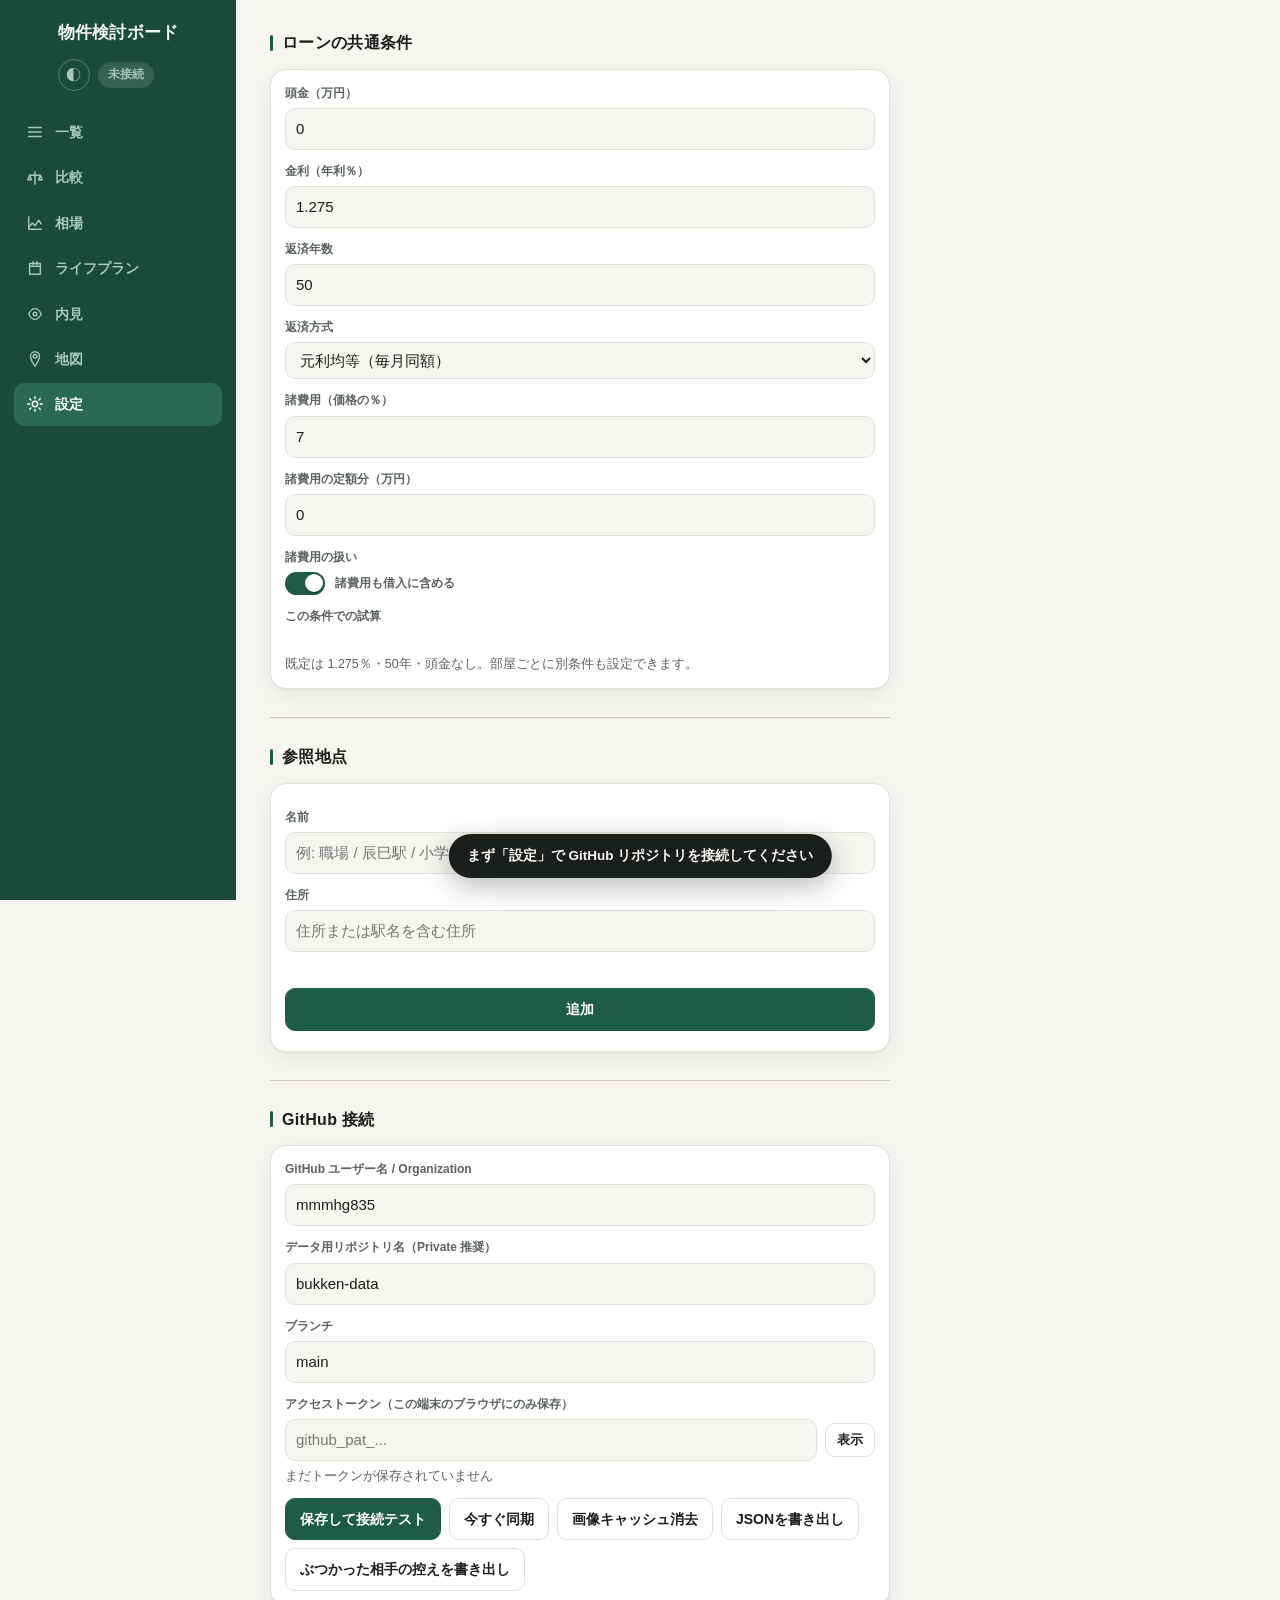
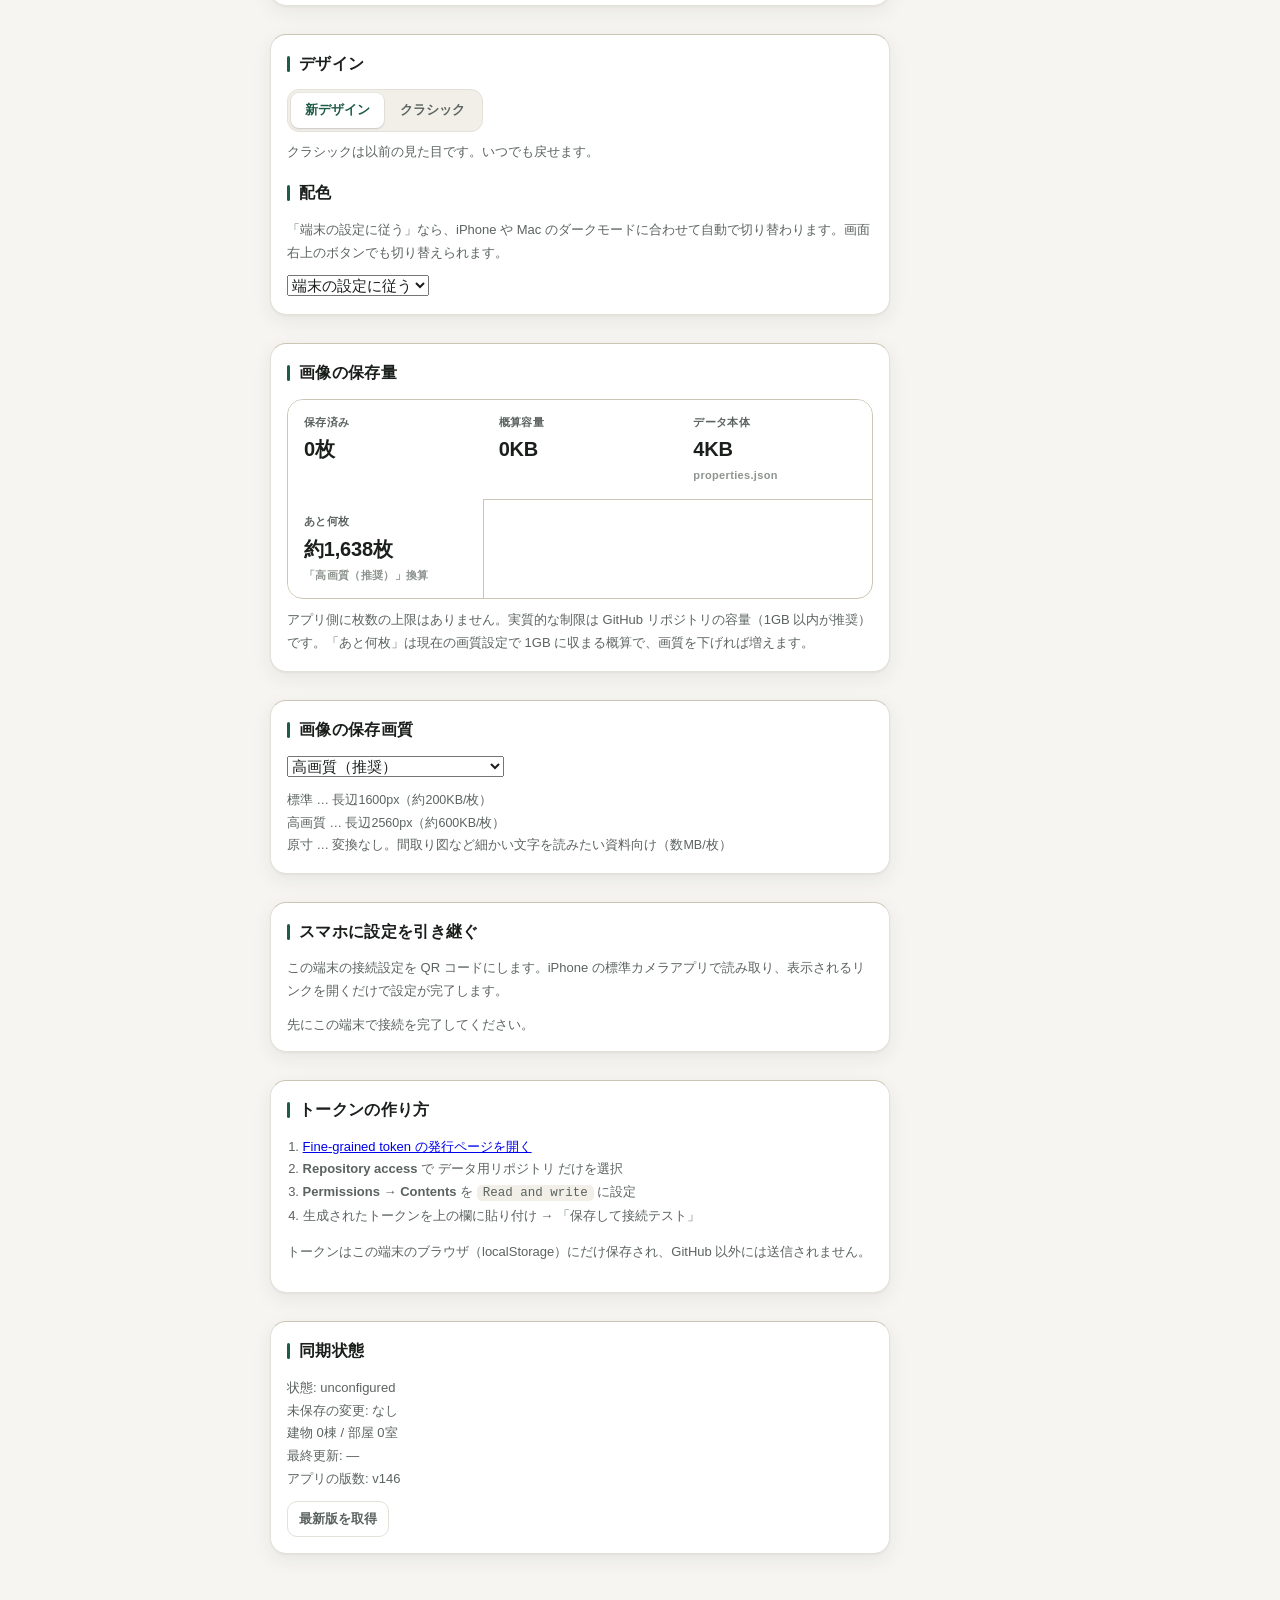
<file: index.html>
<!doctype html>
<html lang="ja">
<head>
<meta charset="utf-8">
<meta name="viewport" content="width=device-width, initial-scale=1, viewport-fit=cover">
<meta name="theme-color" content="#ffffff">
<meta name="apple-mobile-web-app-capable" content="yes">
<meta name="apple-mobile-web-app-status-bar-style" content="black-translucent">
<meta name="apple-mobile-web-app-title" content="物件検討">
<title>物件検討ボード</title>
<link rel="manifest" href="manifest.webmanifest">
<link rel="apple-touch-icon" href="icons/icon-180.png">
<link rel="icon" href="icons/icon-192.png">
<link rel="stylesheet" href="app.css">
<link rel="stylesheet" href="skin-v2.css">
<script>
  // 描画前に配色を当て、リロード時の一瞬のちらつきを防ぐ
  try {
    var t = localStorage.getItem('bukken.theme.v1');
    if (t === 'light' || t === 'dark') document.documentElement.setAttribute('data-theme', t);
    var s = localStorage.getItem('bukken.skin.v1');
    document.documentElement.setAttribute('data-skin', s === 'classic' ? 'classic' : 'v2');
  } catch (e) { document.documentElement.setAttribute('data-skin', 'v2'); }
</script>
</head>
<body>

<header class="appbar">
  <div class="appbar-in">
    <h1 class="brand">物件検討ボード</h1>
    <div class="appbar-right">
      <span id="syncBadge" class="badge badge-muted" title="同期状態">未接続</span>
      <button id="btnSave" class="btn btn-primary btn-sm" hidden>保存</button>
    </div>
  </div>
  <nav class="tabs" id="tabs">
    <button class="tab is-active" data-view="list"><svg class="tab-ico" viewBox="0 0 20 20" aria-hidden="true"><path d="M3 5h14M3 10h14M3 15h14"/></svg>一覧</button>
    <button class="tab" data-view="compare"><svg class="tab-ico" viewBox="0 0 20 20" aria-hidden="true"><path d="M10 3v14M4 7l-2 5h4zM16 7l-2 5h4zM4 7h12"/></svg>比較</button>
    <button class="tab" data-view="market"><svg class="tab-ico" viewBox="0 0 20 20" aria-hidden="true"><path d="M3 15l4-5 3 3 4-6 3 4M3 3v14h14"/></svg>相場</button>
    <button class="tab" data-view="plan"><svg class="tab-ico" viewBox="0 0 20 20" aria-hidden="true"><path d="M4 5h12v12H4zM4 8h12M8 3v3M12 3v3"/></svg>ライフプラン</button>
    <button class="tab" data-view="viewing"><svg class="tab-ico" viewBox="0 0 20 20" aria-hidden="true"><path d="M10 4c-4 0-7 6-7 6s3 6 7 6 7-6 7-6-3-6-7-6zM10 8a2 2 0 100 4 2 2 0 000-4z"/></svg>内見</button>
    <button class="tab" data-view="map"><svg class="tab-ico" viewBox="0 0 20 20" aria-hidden="true"><path d="M10 2a5 5 0 015 5c0 4-5 11-5 11S5 11 5 7a5 5 0 015-5zM10 9a2 2 0 100-4 2 2 0 000 4z"/></svg>地図</button>
    <button class="tab" data-view="settings"><svg class="tab-ico" viewBox="0 0 20 20" aria-hidden="true"><path d="M10 7a3 3 0 100 6 3 3 0 000-6zM10 2v2M10 16v2M4.2 4.2l1.4 1.4M14.4 14.4l1.4 1.4M2 10h2M16 10h2M4.2 15.8l1.4-1.4M14.4 5.6l1.4-1.4"/></svg>設定</button>
  </nav>
</header>

<main id="main" class="main"></main>

<div id="lightbox" class="lightbox" hidden>
  <button class="lb-close" aria-label="閉じる">&times;</button>
  <button class="lb-nav lb-prev" aria-label="前へ">&#8249;</button>
  <img id="lbImg" alt="">
  <button class="lb-nav lb-next" aria-label="次へ">&#8250;</button>
  <div class="lb-cap"><span id="lbCap"></span><span id="lbCount" class="lb-count"></span></div>
</div>

<div id="toast" class="toast" hidden></div>

<script type="module" src="js/main.js"></script>
</body>
</html>
</file>
<file: app.css>
/* ===== tokens ===== */
:root{
  --bg:#f5f6f8; --surface:#ffffff; --surface-2:#f0f2f5; --line:#e2e5ea; --line-2:#c7cedb;
  --text:#14181f; --text-2:#5b6472; --text-3:#8a93a2;
  --accent:#1d4ed8; --accent-soft:#e8edfd;
  --good:#0f766e; --warn:#b45309; --bad:#b91c1c;
  /* 順序のある区分（築年数・駅徒歩）の色。新しい=緑 → 古い=赤。
     検証スクリプトで、色の見え方が違う人でも隣り合う色を区別できることを確認済み */
  --band-1:#2f9e6a; --band-2:#c9a227; --band-3:#d4611f; --band-4:#9b2226;
  --shadow:0 1px 2px rgba(16,24,40,.06),0 4px 14px rgba(16,24,40,.06);
  --r:14px; --r-sm:9px;
  --safe-t:env(safe-area-inset-top,0px); --safe-b:env(safe-area-inset-bottom,0px);
}
/* 端末の設定に従う（既定）。ただし明示的にライトを選んでいるときは適用しない */
@media (prefers-color-scheme:dark){
  :root:not([data-theme="light"]){
    --bg:#0d1117; --surface:#161b22; --surface-2:#1c232d; --line:#2a323d; --line-2:#3d4857;
    --text:#e6edf3; --text-2:#9aa6b4; --text-3:#6e7b8c;
    --accent:#6f9bff; --accent-soft:#182543;
    --good:#2dd4bf; --warn:#fbbf24; --bad:#f87171;
    --band-1:#00a089; --band-2:#cf7b26; --band-3:#ba3661; --band-4:#864ebc;
    --shadow:0 1px 2px rgba(0,0,0,.4),0 6px 18px rgba(0,0,0,.35);
  }
}
/* 明示的にダークを選んだ場合は端末設定より優先する */
:root[data-theme="dark"]{
    --bg:#0d1117; --surface:#161b22; --surface-2:#1c232d; --line:#2a323d; --line-2:#3d4857;
    --text:#e6edf3; --text-2:#9aa6b4; --text-3:#6e7b8c;
    --accent:#6f9bff; --accent-soft:#182543;
    --good:#2dd4bf; --warn:#fbbf24; --bad:#f87171;
    --band-1:#00a089; --band-2:#cf7b26; --band-3:#ba3661; --band-4:#864ebc;
    --shadow:0 1px 2px rgba(0,0,0,.4),0 6px 18px rgba(0,0,0,.35);
}
*{box-sizing:border-box}
[hidden]{display:none!important}
/* 新デザイン専用の要素。クラシックでは出さない */
html,body{margin:0}
body{
  background:var(--bg); color:var(--text);
  font:15px/1.6 -apple-system,BlinkMacSystemFont,"Helvetica Neue",Arial,sans-serif;
  -webkit-text-size-adjust:100%;
}
button,input,select,textarea{font:inherit;color:inherit}
h1,h2,h3{margin:0;font-weight:700;letter-spacing:.01em}

/* ===== appbar ===== */
.appbar{position:sticky;top:0;z-index:40;background:var(--surface);border-bottom:1px solid var(--line);padding-top:var(--safe-t)}
.appbar-in{display:flex;align-items:center;gap:10px;padding:10px 16px 8px;max-width:1200px;margin:0 auto}
.brand{font-size:17px;flex:1;min-width:0;white-space:nowrap;overflow:hidden;text-overflow:ellipsis}
.appbar-right{display:flex;align-items:center;gap:8px;flex-shrink:0}
.tabs{display:flex;gap:2px;padding:0 12px;max-width:1200px;margin:0 auto;overflow-x:auto;scrollbar-width:none}
.tabs::-webkit-scrollbar{display:none}
.tab{background:none;border:0;padding:9px 14px;border-bottom:2px solid transparent;color:var(--text-2);cursor:pointer;white-space:nowrap;font-weight:600;font-size:14px}
.tab.is-active{color:var(--accent);border-bottom-color:var(--accent)}

.main{max-width:1200px;margin:0 auto;padding:16px 16px calc(40px + var(--safe-b));min-width:0}

/* ===== atoms ===== */
.btn{border:1px solid var(--line);background:var(--surface);border-radius:var(--r-sm);padding:9px 14px;cursor:pointer;font-weight:600;font-size:14px;white-space:nowrap}
.btn:hover{background:var(--surface-2)}
.btn-primary{background:var(--accent);border-color:var(--accent);color:#fff}
.btn-primary:hover{filter:brightness(1.08);background:var(--accent)}
.btn-sm{padding:6px 11px;font-size:13px}
.btn-danger{color:var(--bad);border-color:var(--line)}
.btn:disabled{opacity:.45;cursor:default}
.badge{display:inline-block;padding:3px 9px;border-radius:999px;font-size:12px;font-weight:700;line-height:1.5}
.badge-muted{background:var(--surface-2);color:var(--text-2)}
.badge-ok{background:var(--accent-soft);color:var(--accent)}
.badge-warn{background:#fef3c7;color:#92400e}
@media (prefers-color-scheme:dark){.badge-warn{background:#3a2c0a;color:#fbbf24}}
.card{background:var(--surface);border:1px solid var(--line);border-radius:var(--r);box-shadow:var(--shadow)}
.muted{color:var(--text-2)}
.tiny{font-size:12.5px}
.empty{text-align:center;color:var(--text-2);padding:48px 16px}

/* ===== toolbar ===== */
.toolbar{display:flex;flex-wrap:wrap;gap:8px;align-items:center;margin-bottom:14px}
.toolbar select,.toolbar input{border:1px solid var(--line);background:var(--surface);border-radius:var(--r-sm);padding:8px 10px}
.spacer{flex:1}

/* ===== list ===== */
.grid{display:grid;gap:14px;grid-template-columns:repeat(auto-fill,minmax(280px,1fr))}
.pcard{overflow:hidden;display:flex;flex-direction:column;cursor:pointer;transition:transform .12s ease,box-shadow .12s ease}
.pcard:hover{transform:translateY(-2px);box-shadow:0 6px 22px rgba(16,24,40,.12)}
.pcard-img{aspect-ratio:4/3;background:var(--surface-2);position:relative;overflow:hidden}
.pcard-img img{width:100%;height:100%;object-fit:cover;display:block}
.pcard-img .ph{position:absolute;inset:0;display:grid;place-items:center;color:var(--text-3);font-size:13px}
.pcard-body{padding:12px 14px 14px;display:flex;flex-direction:column;gap:6px;flex:1}
.pcard-top{display:flex;align-items:flex-start;gap:8px}
.pcard-name{font-weight:700;font-size:15px;flex:1;line-height:1.4}
.pcard-price{font-size:20px;font-weight:800;letter-spacing:-.01em}
.pcard-price small{font-size:12px;font-weight:600;color:var(--text-2);margin-left:3px}
.kvrow{display:flex;flex-wrap:wrap;gap:4px 12px;color:var(--text-2);font-size:13px}
.stars{color:var(--warn);letter-spacing:1px;font-size:13px}
.imgcount{position:absolute;right:8px;bottom:8px;background:rgba(0,0,0,.62);color:#fff;font-size:11.5px;padding:3px 8px;border-radius:999px;font-weight:600}

/* ===== compare table ===== */
.tablewrap{overflow-x:auto;max-width:100%;border:1px solid var(--line-2);border-radius:var(--r);background:var(--surface)}
table.cmp{border-collapse:separate;border-spacing:0;width:100%;font-size:13.5px}
table.cmp th,table.cmp td{padding:9px 12px;border-bottom:1px solid var(--line-2);text-align:right;white-space:nowrap;vertical-align:middle}
table.cmp th.lab,table.cmp td.lab{
  text-align:left;position:sticky;left:0;background:var(--surface);z-index:2;
  font-weight:700;min-width:130px;box-shadow:1px 0 0 var(--line)
}
table.cmp thead th{background:var(--surface-2);position:sticky;top:0;z-index:3;font-weight:700}
table.cmp thead th.lab{z-index:4;background:var(--surface-2)}
table.cmp td.best{color:var(--good);font-weight:800}
table.cmp tr:hover td{background:var(--surface-2)}
table.cmp tr:hover td.lab{background:var(--surface-2)}
.cmp .note{white-space:normal;min-width:220px;text-align:left;font-size:12.5px;line-height:1.55;color:var(--text-2)}
.colhead{display:flex;flex-direction:column;align-items:flex-end;gap:3px}
.colhead a{color:var(--accent);text-decoration:none;font-size:13.5px;text-align:right;max-width:190px;white-space:normal;line-height:1.35}

/* ===== detail ===== */
.detail-head{display:flex;flex-wrap:wrap;gap:12px;align-items:flex-start;margin-bottom:16px}
.detail-head h2{font-size:20px;flex:1;min-width:200px}
.detail-head select{border:1px solid var(--line);background:var(--surface);border-radius:var(--r-sm);padding:8px 11px;font-weight:600}
.back{background:none;border:0;color:var(--accent);cursor:pointer;padding:4px 0;font-weight:600;margin-bottom:8px}
/* セクションの境目。縦に長い画面では、見出しだけだとどこで話が変わったのか
   読み取れない。区切り線と見出しの色柱の2つで切れ目を示す。 */
.section{margin-bottom:22px}
.section + .section{border-top:1px solid var(--line-2);padding-top:24px;margin-top:26px}
.section > h3{display:flex;align-items:center;gap:9px;
  font-size:15px;color:var(--text);font-weight:700;margin-bottom:12px;letter-spacing:.02em}
.section > h3::before{content:'';width:3px;height:16px;border-radius:2px;background:var(--accent);flex:none}
/* サブタブの直後は、タブ自体が切れ目なので線を重ねない */
.subtabs + .section,.section:first-child{border-top:0;padding-top:0;margin-top:0}
.form{display:grid;grid-template-columns:repeat(auto-fill,minmax(180px,1fr));gap:12px;padding:14px}
.field{display:flex;flex-direction:column;gap:5px;min-width:0}
.field label{font-size:12px;color:var(--text-2);font-weight:600}
.field input,.field select,.field textarea{
  border:1px solid var(--line);background:var(--bg);border-radius:var(--r-sm);
  padding:8px 10px;width:100%;min-width:0
}
.field textarea{resize:vertical;min-height:70px;line-height:1.6}
.field.wide{grid-column:1/-1}
/* 格子線はコンテナ背景ではなく各セルの影で描く。
   背景で描くと、最後の行の空きマスがそのまま灰色の帯として見えてしまうため。 */
.calcgrid{display:grid;grid-template-columns:repeat(auto-fit,minmax(155px,1fr));
  background:var(--surface);border-radius:var(--r);overflow:hidden;border:1px solid var(--line-2)}
.calcgrid > div{background:var(--surface);padding:12px 14px;
  box-shadow:1px 0 0 var(--line-2),0 1px 0 var(--line-2)}
.calcgrid .k{font-size:11.5px;color:var(--text-2);font-weight:600}
.calcgrid .v{font-size:18px;font-weight:800;margin-top:2px;white-space:nowrap;letter-spacing:-.01em}

/* ===== gallery ===== */
.dropzone{border:2px dashed var(--line);border-radius:var(--r);padding:22px;text-align:center;color:var(--text-2);margin-bottom:14px;transition:.15s}
.dropzone.over{border-color:var(--accent);background:var(--accent-soft);color:var(--accent)}
.dropzone.busy{opacity:.55;pointer-events:none}
.gal-group{margin-bottom:18px}
.gal-group h4{margin:0 0 8px;font-size:13px;color:var(--text-2);font-weight:700}
.gal{display:grid;gap:8px;grid-template-columns:repeat(auto-fill,minmax(112px,1fr))}
.gal figure{margin:0;position:relative;aspect-ratio:1;border-radius:10px;overflow:hidden;background:var(--surface-2);cursor:zoom-in}
.gal img{width:100%;height:100%;object-fit:cover;display:block}
.gal .tools{position:absolute;inset:auto 0 0 0;display:flex;gap:4px;padding:5px;background:linear-gradient(transparent,rgba(0,0,0,.6));opacity:0;transition:.15s}
.gal figure:hover .tools{opacity:1}
.gal .tools button{flex:1;background:rgba(255,255,255,.92);border:0;border-radius:6px;font-size:11px;padding:4px 0;cursor:pointer;color:#111;font-weight:600}
.gal .cover-tag{position:absolute;top:6px;left:6px;background:var(--accent);color:#fff;font-size:10.5px;font-weight:700;padding:2px 7px;border-radius:999px}
@media (hover:none){.gal .tools{opacity:1}}

/* ===== lightbox ===== */
.lightbox{position:fixed;inset:0;z-index:100;background:rgba(0,0,0,.94);display:flex;align-items:center;justify-content:center}
.lightbox img{max-width:94vw;max-height:80vh;object-fit:contain}
.lb-close{position:absolute;top:calc(12px + var(--safe-t));right:14px;background:none;border:0;color:#fff;font-size:34px;line-height:1;cursor:pointer;padding:4px 10px}
.lb-nav{position:absolute;top:50%;transform:translateY(-50%);background:rgba(255,255,255,.12);border:0;color:#fff;font-size:34px;width:46px;height:70px;cursor:pointer;border-radius:8px}
.lb-prev{left:10px}.lb-next{right:10px}
.lb-cap{position:absolute;left:0;right:0;bottom:calc(16px + var(--safe-b));text-align:center;color:#fff;font-size:13px;padding:0 20px;display:flex;gap:10px;justify-content:center}
.lb-count{opacity:.6}

/* ===== settings ===== */
.settings{max-width:620px}
.settings .form{grid-template-columns:1fr}
.help{font-size:13px;line-height:1.75;color:var(--text-2)}
.help ol{padding-left:1.2em;margin:8px 0}
.help code{background:var(--surface-2);padding:1px 6px;border-radius:5px;font-size:12.5px}

/* ===== toast ===== */
.toast{position:fixed;left:50%;transform:translateX(-50%);bottom:calc(22px + var(--safe-b));z-index:200;
  background:var(--text);color:var(--bg);padding:11px 18px;border-radius:999px;font-size:13.5px;font-weight:600;
  box-shadow:0 8px 28px rgba(0,0,0,.28);max-width:90vw;text-align:center}
.toast.err{background:var(--bad);color:#fff}

@media(max-width:560px){
  .main{padding:12px 12px calc(36px + var(--safe-b))}
  .grid{grid-template-columns:1fr}
  .detail-head h2{font-size:18px}
}

/* ===== 建物カード内の部屋チップ ===== */
.roomchips{display:flex;flex-wrap:wrap;gap:5px;margin-top:4px}
.roomchip{background:var(--surface-2);border:1px solid var(--line);border-radius:999px;
  padding:3px 9px;font-size:11.5px;font-weight:600;color:var(--text-2);white-space:nowrap}
.roomchip.is-top{background:var(--accent-soft);border-color:var(--accent);color:var(--accent)}

/* ===== 部屋カード（建物詳細内） ===== */
.grid-rooms{grid-template-columns:repeat(auto-fill,minmax(220px,1fr))}
.rcard{display:flex;flex-direction:column;overflow:hidden;cursor:pointer;transition:transform .12s ease}
.rcard:hover{transform:translateY(-2px)}
.rcard-img{aspect-ratio:16/10;background:var(--surface-2);position:relative;overflow:hidden}
.rcard-img img{width:100%;height:100%;object-fit:cover;display:block}
.rcard-img .ph{position:absolute;inset:0;display:grid;place-items:center;color:var(--text-3);font-size:13px}
.rcard-body{padding:11px 13px 13px;display:flex;flex-direction:column;gap:5px}
.addcard{display:grid;place-items:center;min-height:150px;border:1px dashed var(--line);
  background:none;color:var(--text-2);font-weight:600;cursor:pointer;font-size:14px}
.addcard:hover{border-color:var(--accent);color:var(--accent)}

/* ===== 地図 ===== */
.minimap{height:240px;border-radius:var(--r);overflow:hidden;margin-top:12px;border:1px solid var(--line);background:var(--surface-2)}
.bigmap{height:min(58vh,520px);border-radius:var(--r);overflow:hidden;border:1px solid var(--line);background:var(--surface-2)}
.maplegend{margin:0;padding-left:1.4em;line-height:1.9}
.maplegend a{color:var(--accent);text-decoration:none}
.leaflet-container{font:inherit}

/* ===== 参照地点 ===== */
.placerow{display:flex;align-items:center;gap:10px;padding:8px 0;border-bottom:1px solid var(--line);flex-wrap:wrap}
.placerow:last-child{border-bottom:0}
.placerow > span:first-child{font-weight:600}
.placerow .btn{margin-left:auto}

/* 計算カードの補助行 */
.calcgrid .k + .v + .k{color:var(--text-3)}

/* ===== 販売活動・価格推移 ===== */
.subhead{margin:0 0 8px;font-size:13px;color:var(--text-2);font-weight:700}
.chartwrap{background:var(--surface);border:1px solid var(--line);border-radius:var(--r);padding:12px;overflow-x:auto}
.chart{width:100%;height:auto;display:block;min-width:460px}
.chart-grid{stroke:var(--line);stroke-width:1;opacity:.7}
.chart-axis{stroke:var(--line);stroke-width:1.5}
.chart-lab{fill:var(--text-3);font-size:11px;font-family:inherit;letter-spacing:.02em}
.chart-legend{display:flex;flex-wrap:wrap;gap:6px 16px;margin-top:10px;font-size:12.5px;color:var(--text-2)}
.chart-legend span{display:inline-flex;align-items:center;gap:6px}
.chart-legend i{width:11px;height:11px;border-radius:3px;display:inline-block}

.histhead,.histrow{display:grid;grid-template-columns:150px 130px 1fr auto;gap:8px;align-items:center}
.histhead{font-size:11.5px;color:var(--text-2);font-weight:600;margin-bottom:6px}
.histrow{margin-bottom:8px}
.histrow input{border:1px solid var(--line);background:var(--bg);border-radius:var(--r-sm);padding:7px 9px;width:100%;min-width:0}
@media(max-width:600px){
  .histhead{display:none}
  .histrow{grid-template-columns:1fr 1fr;gap:6px}
  .histrow input:nth-child(3){grid-column:1/-1}
  .histrow .btn{grid-column:1/-1}
}

/* ===== 比較対象の選択 ===== */
.picker{margin-bottom:16px;overflow:hidden}
.picker-head{display:flex;align-items:center;gap:8px;padding:12px 14px;cursor:pointer;flex-wrap:wrap}
.picker-head:hover{background:var(--surface-2)}
.picker-title{font-weight:700;font-size:14px}
.picker-caret{color:var(--text-3);transition:transform .15s ease;font-size:13px}
.picker-caret.is-open{transform:rotate(180deg)}
.picker-body{border-top:1px solid var(--line);padding:6px 14px 12px}
.picker-summary{border-top:1px solid var(--line);padding:10px 14px;display:flex;flex-wrap:wrap;gap:5px}

/* 建物の見出しは面を変えた帯にする。罫線だけだと部屋の行と区別がつかず、
   どこからどこまでが1棟なのか読み取れない。 */
.bgroup{margin-bottom:18px}
.bgroup:last-child{margin-bottom:0}
.bgroup-head{display:flex;align-items:center;gap:10px;margin:0 0 2px;flex-wrap:wrap;
  padding:8px 12px;background:var(--accent-soft);border-radius:var(--r-sm)}
.bgroup-head .btn{padding:3px 9px;font-size:11.5px}
.bgroup-name{font-weight:800;font-size:14px;min-width:0;overflow:hidden;text-overflow:ellipsis;white-space:nowrap}

/* 1行1部屋。列幅を固定して、価格・面積・坪単価が縦に揃って読めるようにする。
   帯の下に少し寄せて、どの棟にぶら下がっているかを字下げで示す */
.rtiles{display:grid;column-gap:22px;grid-template-columns:repeat(auto-fill,minmax(330px,1fr));
  margin-left:11px;padding-left:10px;border-left:2px solid var(--accent-soft)}
.rtile{display:grid;align-items:center;gap:10px;width:100%;text-align:left;
  grid-template-columns:15px minmax(0,1fr) 78px 62px 58px;
  border:0;border-bottom:1px solid var(--line);background:none;border-radius:0;
  padding:8px 6px;cursor:pointer;font-size:13px;line-height:1.35;
  font-variant-numeric:tabular-nums;transition:background .12s}
.rtile:hover{background:var(--surface-2)}
.rtile.is-on{background:var(--accent-soft);box-shadow:inset 2px 0 0 var(--accent)}
.rtile.is-closed .rtile-name{color:var(--text-3)}
.rtile-check{width:15px;height:15px;border-radius:4px;border:1.5px solid var(--line-2);
  display:grid;place-items:center;font-size:10px;font-weight:800;color:#fff}
.rtile.is-on .rtile-check{background:var(--accent);border-color:var(--accent)}
.rtile-name{font-weight:700;white-space:nowrap;overflow:hidden;text-overflow:ellipsis}
.rtile-price{text-align:right;font-weight:800;letter-spacing:-.01em}
.rtile-area,.rtile-tsubo{text-align:right;font-size:11.5px;color:var(--text-2)}

@media(max-width:560px){
  .rtiles{grid-template-columns:1fr;margin-left:4px;padding-left:8px}
  .rtile{grid-template-columns:15px minmax(0,1fr) 70px 56px}
  .rtile-tsubo{display:none}
  .picker-head{gap:6px}
  .picker-head .btn{padding:5px 9px;font-size:12px}
}

/* ===== 設備チェックリスト ===== */
.tagwrap{display:flex;flex-wrap:wrap;gap:6px}
.tag{border:1px solid var(--line);background:var(--bg);color:var(--text-2);
  border-radius:999px;padding:6px 12px;font-size:12.5px;font-weight:600;cursor:pointer;line-height:1.4}
.tag:hover{border-color:var(--text-3)}
.tag.is-on{background:var(--accent);border-color:var(--accent);color:#fff}
.specgroup{margin-bottom:16px}
.specgroup > h4{margin:0 0 8px;font-size:12.5px;color:var(--text-2);font-weight:700}
.taglist{display:flex;flex-wrap:wrap;gap:5px}
.taglist .tag{cursor:default;background:var(--accent-soft);border-color:var(--accent-soft);color:var(--accent)}


/* ===== 部屋詳細からの建物リンク ===== */
.blink{display:flex;align-items:center;gap:12px;padding:11px 14px;border:1px solid var(--line);
  border-radius:var(--r);background:var(--surface);cursor:pointer;text-align:left;width:100%;margin-bottom:14px}
.blink:hover{border-color:var(--accent);background:var(--accent-soft)}
.blink-img{width:54px;height:54px;border-radius:9px;object-fit:cover;background:var(--surface-2);flex-shrink:0}
.blink-body{min-width:0;flex:1}
.blink-name{font-weight:700;font-size:14px;white-space:nowrap;overflow:hidden;text-overflow:ellipsis}
.blink-arrow{color:var(--text-3);font-size:20px;flex-shrink:0}

/* ===== テーマ切り替えボタン ===== */
.themebtn{background:none;border:1px solid var(--line);border-radius:999px;
  width:32px;height:32px;display:grid;place-items:center;cursor:pointer;font-size:15px;
  color:var(--text-2);flex-shrink:0;line-height:1;padding:0}
.themebtn:hover{border-color:var(--accent);color:var(--accent)}

/* 地図タイルは白地なので、ダーク時だけ明度を落として目に刺さらないようにする */
:root[data-theme="dark"] .leaflet-tile{filter:brightness(.85) contrast(1.03)}
@media (prefers-color-scheme:dark){
  :root:not([data-theme="light"]) .leaflet-tile{filter:brightness(.85) contrast(1.03)}
}

/* ===== 操作コントロール（分析・一覧で共通） ===== */
.segscroll{overflow-x:auto;scrollbar-width:none;-webkit-overflow-scrolling:touch;max-width:100%}
.segscroll::-webkit-scrollbar{display:none}
.segctl{display:inline-flex;background:var(--surface-2);border-radius:11px;padding:3px;gap:2px;
  border:1px solid var(--line)}
.segctl-item{border:0;background:transparent;color:var(--text-2);padding:7px 14px;border-radius:8px;
  font-size:13px;font-weight:600;cursor:pointer;white-space:nowrap;
  transition:background .15s ease,color .15s ease}
.segctl-item:hover{color:var(--text)}
.segctl-item.is-on{background:var(--surface);color:var(--accent);
  box-shadow:0 1px 2px rgba(16,24,40,.14),0 0 0 1px rgba(16,24,40,.04)}
@media (prefers-color-scheme:dark){
  :root:not([data-theme="light"]) .segctl-item.is-on{box-shadow:0 1px 3px rgba(0,0,0,.5)}
}
:root[data-theme="dark"] .segctl-item.is-on{box-shadow:0 1px 3px rgba(0,0,0,.5)}

.ctlrow{display:grid;grid-template-columns:104px minmax(0,1fr);gap:14px;align-items:center;
  padding:11px 0;border-bottom:1px solid var(--line)}
.ctlrow:first-child{padding-top:2px}
.ctlrow:last-child{border-bottom:0;padding-bottom:2px}
.ctllabel{font-size:12px;color:var(--text-2);font-weight:700;display:flex;align-items:center;gap:7px}
.ctlicon{font-style:normal;color:var(--text-3);font-size:13px;width:13px;text-align:center}
@media(max-width:560px){
  .ctlrow{grid-template-columns:1fr;gap:7px;padding:10px 0}
  .ctllabel{gap:6px}
}

.picksel{border:1px solid var(--line);background:var(--surface);border-radius:9px;
  padding:8px 11px;font-size:13px;font-weight:600;color:var(--text);min-width:130px;cursor:pointer}

.switch{display:inline-flex;align-items:center;gap:10px;cursor:pointer;
  font-size:12.5px;color:var(--text-2);font-weight:600;user-select:none}
.switch input{position:absolute;opacity:0;width:0;height:0}
.switch .track{width:40px;height:23px;border-radius:999px;background:var(--line);
  transition:background .18s ease;flex-shrink:0;position:relative}
.switch .track::after{content:"";position:absolute;top:2.5px;left:2.5px;width:18px;height:18px;
  border-radius:50%;background:#fff;transition:transform .18s ease;box-shadow:0 1px 3px rgba(0,0,0,.35)}
.switch input:checked + .track{background:var(--accent)}
.switch input:checked + .track::after{transform:translateX(17px)}
.switch input:focus-visible + .track{outline:2px solid var(--accent);outline-offset:2px}

/* ===== 分析タブ ===== */
.panel{background:var(--surface);border:1px solid var(--line);border-radius:var(--r);
  box-shadow:var(--shadow);overflow:hidden}
.panel-controls{padding:6px 16px}
.panel-chart{border-top:1px solid var(--line);padding:14px 16px 16px}
.panel-chart-head{display:flex;align-items:baseline;gap:12px;flex-wrap:wrap;margin-bottom:10px}
.panel-chart-title{font-size:15px;font-weight:700;letter-spacing:.01em}
.panel-chart-title small{color:var(--text-3);font-weight:600;margin:0 5px}
.fitbadge{margin-left:auto;display:flex;gap:14px;flex-wrap:wrap;font-size:12px;color:var(--text-2)}
.fitbadge b{color:var(--text);font-weight:700}

.chartwrap{background:none;border:0;padding:0;overflow-x:auto;max-width:100%}
.chart .dot{transition:opacity .12s,r .12s}
.chart .dot.is-hot{opacity:1}
/* 凡例でさわった系列だけを残すときに、他を薄くする */
.chart .dot.is-dim{opacity:.12}
/* 線は飾りなので、当たり判定は点（.dothit）だけに任せる */
.chart .sline{transition:opacity .12s,stroke-width .12s;pointer-events:none}
.chart .sline.is-dim{opacity:.08}
/* 凡例で指している線。他を薄くするだけでは、8本あると，どれか分からない */
.chart .sline.is-lit{opacity:1;stroke-width:3.5}
/* 点そのものは小さくするので、押せる範囲は透明な円で別に確保する */
.chart .dothit{cursor:pointer}
/* 散布図の点の下に出す物件名。重なるものは出さないので、地の色で十分読める */
.chart-name{font-size:9.5px;fill:var(--text-2);pointer-events:none}
.pickhead{display:flex;align-items:center;gap:10px;margin-bottom:8px;
  padding:8px 12px;background:var(--accent-soft);border-radius:var(--r-sm)}
.chart-foot{display:flex;gap:16px;flex-wrap:wrap;align-items:baseline;
  padding:8px 4px 0;font-size:12px;color:var(--text-2)}
.chart-foot b{color:var(--text);font-weight:600}
/* 相場の絞り込みにある文字入力。ドロップダウンと高さをそろえる */
.ftext{min-width:132px}
/* 下限〜上限の数値欄。桁が少ないので細くてよい */
.fsearch{display:flex;align-items:center;gap:8px;margin-left:auto}
.fnum{width:84px;padding:7px 8px;border:1px solid var(--line);border-radius:var(--r-sm);
  background:var(--surface);color:var(--text);font:inherit;font-size:13px}
/* 「◯年 〜 ◯年」を1行に収める */
.frange{display:flex;align-items:center;gap:6px}
.frange .fsel{min-width:92px}
.frange span{color:var(--text-3);font-size:12px}
/* 影は SVG の矩形で描く。CSS の filter を <g> に掛けると Chrome で
   フィルタ領域が更新されず、枠が切れたり前の描画が残ったりする */
.chart-tip{pointer-events:none}
.chart-tip-sh{fill:rgba(0,0,0,.16)}
.chart-tip-bg{fill:var(--surface);stroke:var(--line-2);stroke-width:1}
.chart-tip-n{fill:var(--text);font-size:11px;font-weight:700;font-family:inherit}
.chart-tip-v{fill:var(--text-2);font-size:10px;font-family:inherit}
.chart-legend.is-live button{font:inherit;color:inherit;background:none;border:0;padding:1px 5px;
  margin:-1px -5px;border-radius:6px;cursor:pointer;display:inline-flex;align-items:center;gap:6px}
.chart-legend.is-live button:hover{background:var(--surface-2);color:var(--text);font-weight:700}
/* 指している項目の色も大きくする。線と凡例のどちらを見ても同じものだと分かるように */
.chart-legend.is-live button:hover i{transform:scale(1.35);box-shadow:0 0 0 2px var(--surface)}
.chart-legend i{transition:transform .12s}
.chart-legend.is-live button.is-on{background:var(--accent-soft);color:var(--text);font-weight:700}
/* 押して線を消した分類。凡例からは消さない（戻せなくなるため） */
.chart-legend.is-live button.is-off{opacity:.5;text-decoration:line-through}
.chart-legend.is-live button.is-off i{filter:grayscale(1)}
/* 凡例と「全部表示」を横に並べる */
.legendrow{display:flex;align-items:center;gap:12px;flex-wrap:wrap;margin-top:10px}
.legendrow .chart-legend{margin-top:0}

/* ===== 相場タブ ===== */
.markettbl{font-size:12.5px}
.markettbl td,.markettbl th{padding:7px 10px}
.openmark{color:var(--warn)}
.cutmark{color:var(--good);font-weight:700}
/* 分類ごとの伸びの表で、グラフの線と同じ色を頭に置く */
.seriesdot{width:11px;height:11px;border-radius:3px;display:inline-block;vertical-align:middle}
/* グラフに線が出ていない分類（8本を超えたぶん） */
.seriesdot.is-off{background:none;border:1px dashed var(--line)}
/* 伸びの表は、押すとグラフに出し入れできる */
.pickrow{cursor:pointer}
.pickrow:hover td{background:var(--surface-2)}
.pickrow.is-on td.lab{font-weight:700;color:var(--text)}
/* 相場の前年比。値下げ（cutmark）とは意味が違うので別に持つ */
.markettbl td.up{color:var(--bad);font-weight:700}
.markettbl td.down{color:var(--good);font-weight:700}

.valuetable td,.valuetable th{text-align:right}
.valuetable td.lab,.valuetable th.lab{text-align:left;min-width:160px}
.valuetable td.worse{color:var(--bad);font-weight:700}
.valuetable tr.totalrow td{font-weight:800;background:var(--surface-2)}
.hint{font-size:12.5px;line-height:1.75;color:var(--text-2);margin-bottom:12px}

/* ===== 比較表のセクション ===== */
.cmptoolbar{align-items:center;gap:14px}
table.cmp tr.secrow td{background:var(--surface-2);border-bottom:1px solid var(--line);padding:0}
table.cmp tr.secrow .secrow-lab{
  cursor:pointer;font-size:12.5px;font-weight:800;letter-spacing:.03em;color:var(--text-2);
  padding:9px 12px;display:flex;align-items:center;gap:7px;white-space:nowrap}
table.cmp tr.secrow .secrow-lab:hover{color:var(--accent)}
table.cmp tr.secrow .secrow-fill{background:var(--surface-2)}
.sec-caret{display:inline-block;transition:transform .15s ease;font-size:10px;color:var(--text-3)}
.sec-caret.is-open{transform:rotate(90deg)}
table.cmp tbody tr:not(.secrow) td.lab{font-weight:600;color:var(--text-2);font-size:12.5px}

/* ===== ライフプラン ===== */
.picksel-wide{min-width:min(340px,100%)}
.pos{color:var(--good)}
.neg{color:var(--bad)}

.stackbar{display:flex;height:30px;border-radius:8px;overflow:hidden;margin-top:14px;
  border:1px solid var(--line);background:var(--surface-2)}
.stackseg{display:grid;place-items:center;font-size:10.5px;font-weight:700;color:#fff;
  background:var(--text-3);min-width:3px;overflow:hidden;white-space:nowrap;
  border-right:1px solid rgba(255,255,255,.18)}
.stackseg.is-saving{background:var(--good)}
.stackseg.is-housing{background:var(--accent)}
.stackseg.is-left{background:repeating-linear-gradient(45deg,var(--line),var(--line) 5px,transparent 5px,transparent 10px)}
.stackseg:last-child{border-right:0}

.lpgroup{margin-bottom:9px;overflow:hidden}
.lpgroup-head{display:flex;align-items:center;gap:9px;padding:12px 14px;cursor:pointer}
.lpgroup-head:hover{background:var(--surface-2)}
.lpgroup-name{font-weight:700;font-size:14px}
.lpgroup-total{font-weight:800;font-size:15px;letter-spacing:-.01em}
.lpgroup-body{border-top:1px solid var(--line);padding:10px 14px 14px}

.lpitem{display:flex;align-items:center;gap:7px;padding:5px 0;flex-wrap:wrap}
.lpitem.is-locked{padding:7px 0;border-bottom:1px solid var(--line)}
.lpitem-name{flex:1;min-width:130px;border:1px solid transparent;background:transparent;
  border-radius:7px;padding:6px 8px;font-size:13.5px;color:var(--text)}
input.lpitem-name:hover{border-color:var(--line)}
input.lpitem-name:focus{border-color:var(--accent);background:var(--bg);outline:none}
.lpitem-amount{font-weight:700;font-size:13.5px}
.lpitem-input{width:88px;border:1px solid var(--line);background:var(--bg);border-radius:7px;
  padding:6px 8px;text-align:right;font-size:13.5px;font-weight:600}
.chipbtn{border:1px solid var(--line);background:var(--bg);color:var(--text-3);border-radius:999px;
  padding:4px 10px;font-size:11px;font-weight:700;cursor:pointer;white-space:nowrap}
.chipbtn:hover{border-color:var(--text-3);color:var(--text-2)}
.chipbtn.is-on{background:var(--good);border-color:var(--good);color:#fff}
.chipbtn.is-del:hover{border-color:var(--bad);color:var(--bad)}
table.cmp tr.is-current td{background:var(--accent-soft)}

/* ===== 項目のON/OFFと区分 ===== */
.miniswitch{position:relative;display:inline-flex;flex-shrink:0;cursor:pointer}
.miniswitch input{position:absolute;opacity:0;width:0;height:0}
.miniswitch .track{width:32px;height:18px;border-radius:999px;background:var(--line);
  transition:background .16s ease;position:relative;display:block}
.miniswitch .track::after{content:"";position:absolute;top:2px;left:2px;width:14px;height:14px;
  border-radius:50%;background:#fff;transition:transform .16s ease;box-shadow:0 1px 2px rgba(0,0,0,.35)}
.miniswitch input:checked + .track{background:var(--good)}
.miniswitch input:checked + .track::after{transform:translateX(14px)}

.lpitem.is-off{opacity:.42}
.lpitem.is-off .lpitem-input,.lpitem.is-off .catsel{text-decoration:line-through}

.catsel{border:1px solid var(--line);background:var(--bg);border-radius:999px;
  padding:4px 8px;font-size:11px;font-weight:700;cursor:pointer;color:var(--text-2)}
.catsel.cat-saving{background:var(--good);border-color:var(--good);color:#fff}
.catsel.cat-fixed{background:var(--accent-soft);border-color:var(--accent-soft);color:var(--accent)}
.catsel.cat-variable{background:var(--surface-2);border-color:var(--line);color:var(--text-2)}

/* ===== 段階表 ===== */
.wfpanel{padding:0}
.wfhead{display:flex;align-items:baseline;gap:12px;padding:14px 16px;border-bottom:1px solid var(--line-2);
  font-size:13.5px;color:var(--text-2);font-weight:600}
.wfhead b{margin-left:auto;font-size:20px;color:var(--text);letter-spacing:-.01em}
.wfstep{padding:12px 16px;border-bottom:1px solid var(--line-2)}
.wfstep-head{display:flex;align-items:center;gap:10px}
.wfstep-no{width:20px;height:20px;border-radius:50%;background:var(--surface-2);color:var(--text-2);
  display:grid;place-items:center;font-size:11px;font-weight:800;flex-shrink:0}
.wfstep-label{font-weight:700;font-size:13.5px}
.wfstep-minus{margin-left:auto;font-weight:700;color:var(--bad);font-size:14px;white-space:nowrap}
.wfstep-detail{display:flex;flex-wrap:wrap;gap:5px;margin:8px 0 8px 30px}
.wfstep-after{display:flex;align-items:baseline;gap:8px;justify-content:flex-end}
.wfstep-after b{font-size:15px;letter-spacing:-.01em}
.wfchip{background:var(--surface-2);border:1px solid var(--line);border-radius:999px;
  padding:3px 9px;font-size:11px;color:var(--text-2);white-space:nowrap}

/* 最後の1行。ここだけ結果なので、段と同じ形のまま数字だけ大きくする。
   色地で強調すると、どこが流れでどこが結果なのか却って読めなくなる */
.wfend{display:flex;align-items:baseline;gap:12px;padding:16px;
  border-top:2px solid var(--line-2);font-weight:700}
.wfend b{margin-left:auto;font-size:24px;letter-spacing:-.02em}

@media(max-width:560px){
  .lpitem{gap:6px}
  .lpitem-name{min-width:100px}
  .wfstep-detail{margin-left:0}
}
.tag.is-empty{opacity:.45}
.renotext{width:100%;border:1px solid var(--line);background:var(--bg);border-radius:var(--r-sm);
  padding:8px 10px;font-size:13.5px;line-height:1.6;resize:vertical;min-width:0}
.tagsub{margin-bottom:10px}
.tagsub:last-child{margin-bottom:0}
.tagsub-title{font-size:11px;color:var(--text-3);font-weight:700;margin-bottom:5px;letter-spacing:.04em}

/* 列数を項目数の約数に固定して、最後の行に隙間が出ないようにする。
   自動折り返しだと画面幅によって半端な空きマスが生まれるため。 */
.calcgrid-3{grid-template-columns:repeat(3,minmax(0,1fr))}
.calcgrid-4{grid-template-columns:repeat(4,minmax(0,1fr))}
.calcgrid-6{grid-template-columns:repeat(6,minmax(0,1fr))}
@media(max-width:1000px){.calcgrid-6{grid-template-columns:repeat(3,minmax(0,1fr))}}
@media(max-width:820px){
  .calcgrid-4{grid-template-columns:repeat(2,minmax(0,1fr))}
  .calcgrid-3{grid-template-columns:repeat(1,minmax(0,1fr))}
}
@media(max-width:620px){.calcgrid-6{grid-template-columns:repeat(2,minmax(0,1fr))}}
.thsub{display:flex;flex-direction:column;align-items:flex-end;gap:2px;line-height:1.3}
.thsub span{font-size:10.5px;font-weight:600;color:var(--text-3)}
.bonusrow{display:flex;align-items:center;gap:14px;margin-top:12px;flex-wrap:wrap}
.filterrow{display:flex;align-items:center;gap:12px;margin-top:10px}

/* ===== ライフプランのサブタブ ===== */
.subtabs{display:flex;align-items:center;gap:4px;margin-bottom:16px;
  border-bottom:1px solid var(--line);overflow-x:auto;scrollbar-width:none}
/* タブの右端に置く操作。タブと同じ高さに見えないよう少し下げる */
.subtab-out{margin:0 2px 6px auto;white-space:nowrap}
.subtabs::-webkit-scrollbar{display:none}
.subtab{background:none;border:0;padding:9px 16px;border-bottom:2px solid transparent;
  color:var(--text-2);cursor:pointer;font-weight:700;font-size:13.5px;white-space:nowrap;margin-bottom:-1px}
.subtab:hover{color:var(--text)}
.subtab.is-active{color:var(--accent);border-bottom-color:var(--accent)}

.incrow{display:flex;align-items:center;gap:8px;padding:6px 0;flex-wrap:wrap}
.remain{display:inline-flex;align-items:center;gap:4px;font-size:11.5px;color:var(--text-2);font-weight:600}
.remain input{width:46px;border:1px solid var(--line);background:var(--bg);border-radius:6px;
  padding:3px 5px;text-align:center;font-size:11.5px;font-weight:700}

/* ===== 一覧：見出し・絞り込み・カード ===== */
.pagehead{margin-bottom:18px}
.pagehead h2{font-size:26px;letter-spacing:.01em}
.pagehead p{margin:6px 0 0;font-size:13px;color:var(--text-2);line-height:1.7}

.filterbar{background:var(--surface);border:1px solid var(--line);border-radius:var(--r);
  padding:12px 14px;margin-bottom:18px;box-shadow:var(--shadow)}
/* 条件を変えたが、まだ押していない状態。文字だけだと気づかれないので枠ごと変える */
.filterbar.is-dirty{border-color:var(--warn);box-shadow:0 0 0 2px color-mix(in srgb,var(--warn) 22%,transparent)}
.filterbar-row{display:flex;align-items:flex-end;gap:10px 14px;flex-wrap:wrap}
/* 追加の条件と、いま効いている条件。区切って、探す場所を分ける */
.filterbar-row.is-more{margin-top:12px;padding-top:12px;border-top:1px solid var(--line)}
.filterbar-row.is-foot{margin-top:12px;padding-top:10px;border-top:1px solid var(--line);
  align-items:center;gap:10px}
.filterbar-more{margin-top:12px;padding-top:12px;border-top:1px solid var(--line);
  display:flex;gap:10px;align-items:flex-start;flex-wrap:wrap}
.fmore{white-space:nowrap}
.fmore.is-on{border-color:var(--accent);color:var(--accent)}
.flabel{font-size:10.5px;color:var(--text-3);font-weight:700;letter-spacing:.04em;padding-bottom:6px}
/* いま効いている条件。押すとその条件だけ外れる */
.fchips{display:flex;gap:6px;flex-wrap:wrap}
.fchip{display:inline-flex;align-items:center;gap:6px;border:1px solid var(--line-2);
  background:var(--surface-2);color:var(--text);border-radius:999px;
  padding:4px 10px;font-size:12px;font-weight:600;cursor:pointer}
.fchip:hover{border-color:var(--accent);color:var(--accent)}
.fchip i{font-style:normal;color:var(--text-3);font-size:13px}
.fgroup{display:flex;flex-direction:column;gap:3px;min-width:0}
.fgroup label{font-size:10.5px;color:var(--text-3);font-weight:700;letter-spacing:.04em}
.fsel{border:1px solid var(--line);background:var(--surface);border-radius:var(--r-sm);
  padding:7px 9px;font-size:13px;font-weight:600;cursor:pointer;max-width:170px}
/* 打って絞る選択欄。選択肢が多い条件（駅・住所・建物・事業者）で使う */
.fcombo{display:flex;min-width:0;position:relative}
/* 候補はその場に出す。datalist はスマホだと数件しか見えず、選べないことがある */
.fsug{position:absolute;top:100%;left:0;z-index:40;margin-top:4px;min-width:100%;
  max-width:320px;max-height:280px;overflow-y:auto;background:var(--surface);
  border:1px solid var(--line);border-radius:var(--r-sm);box-shadow:var(--shadow)}
.fsug-item{display:block;width:100%;text-align:left;border:0;background:none;
  padding:8px 10px;font-size:12.5px;font-weight:600;color:var(--text);cursor:pointer;
  white-space:nowrap;overflow:hidden;text-overflow:ellipsis}
.fsug-item:hover{background:var(--accent-soft);color:var(--accent)}
.fsug-none,.fsug-more{padding:8px 10px;font-size:11.5px;color:var(--text-3);font-weight:600}
.fsug-more{border-top:1px solid var(--line)}
.fcombo input{width:100%;min-width:0;cursor:text}
.fcombo input::placeholder{font-weight:500;color:var(--text-3)}
/* 中身を打てるので、選択肢より少し広く取る */
.fcombo-in{max-width:200px}
/* いくつでも選べる欄。選んだものは入力欄の下に札で並べる */
.fmulti{flex-direction:column;align-items:flex-start;gap:4px;max-width:200px}
.fchosen{display:flex;flex-wrap:wrap;gap:4px}
.fchosen .fchip{font-size:11px;padding:2px 6px}
/* 絞り込みの中のチェック（タワーだけ、など） */
.fcheck{display:inline-flex;align-items:center;gap:7px;padding:7px 9px;font-size:13px;
  font-weight:600;border:1px solid var(--line);border-radius:var(--r-sm);
  background:var(--surface);cursor:pointer;white-space:nowrap}
.fcheck:hover{border-color:var(--accent)}
.fcheck input{width:15px;height:15px;accent-color:var(--accent);cursor:pointer}
/* 保存した条件。絞り込みの足元に並べる */
.fsaved{display:flex;gap:6px;flex-wrap:wrap;align-items:center}
.fchip.is-saved{background:var(--accent-soft);color:var(--accent);font-weight:700}
.fchip.is-saved:hover{background:var(--accent);color:#fff}
.fcount{font-size:12.5px;color:var(--text-2);font-weight:700;white-space:nowrap}
.btn-add{white-space:nowrap}

.pcard{display:flex;flex-direction:column}

/* 写真を載せないカード。1画面に入る件数を増やすため、数字を詰めて並べる */
.ucard{display:flex;flex-direction:column;gap:8px;padding:12px 14px 14px;cursor:pointer}
.ucard:hover{border-color:var(--accent)}
.ucard-top{display:flex;align-items:center;gap:6px;flex-wrap:wrap;min-height:22px}
/* カードから検討ステータスを変える小さな選択。バッジと同じ大きさに見せる */
.statussel{border:1px solid var(--line);background:var(--surface-2);border-radius:999px;
  padding:3px 6px;font-size:11.5px;font-weight:700;color:var(--text-2);cursor:pointer;max-width:110px}
.statussel:hover{border-color:var(--accent);color:var(--text)}
/* まだ登録していない売り出し。選ぶとその場で登録される */
.statussel.is-new{background:none;border-style:dashed;color:var(--text-3)}
.ucard-name{font-size:15px;font-weight:700;line-height:1.35}
.ucard-spec{font-size:12.5px;color:var(--text-2);font-weight:600;margin-top:2px}
.ucard-spec small{color:var(--text-3);font-weight:600;margin-left:2px}
.ucard-addr{font-size:11.5px;color:var(--text-3);margin-top:2px}
.ucard-price{display:flex;align-items:baseline;gap:6px;flex-wrap:wrap;
  padding-top:2px;border-top:1px solid var(--line)}
.ucard-price b{font-size:22px;font-weight:800;letter-spacing:-.01em}
.ucard-price small{font-size:11.5px;color:var(--text-2);font-weight:700}
.ucard-tsubo{margin-left:auto;font-size:12px;color:var(--text-2);font-weight:700;white-space:nowrap}
.ucard-offer{font-size:11.5px;font-weight:700;color:var(--accent);
  background:var(--accent-soft);border-radius:999px;padding:2px 8px}
/* 数字は2列。項目名と値を対にして、目が横に流れないようにする */
.ucard-kv{display:grid;grid-template-columns:1fr 1fr;gap:5px 18px;margin:0}
.ucard-kvrow{display:flex;align-items:baseline;gap:6px;min-width:0}
.ucard-kvrow dt{font-size:11px;color:var(--text-3);font-weight:700;white-space:nowrap}
.ucard-kvrow dd{margin:0 0 0 auto;font-size:13px;font-weight:700;white-space:nowrap;
  overflow:hidden;text-overflow:ellipsis}
/* 内訳はマウスを載せたときだけ出す。並べると読む場所が増えて、かえって見にくい */
.ucard-kvrow dd small{display:none}
.ucard-foot{display:flex;gap:8px;flex-wrap:wrap;font-size:11.5px;color:var(--text-3);
  font-weight:600;border-top:1px solid var(--line);padding-top:7px}
.ucard-foot .is-cut{color:var(--bad)}
.ucard-foot .is-many{color:var(--warn)}
.ucard-link{font-size:11.5px;color:var(--text-2);text-decoration:underline}
@media (max-width:640px){
  .ucard-kv{grid-template-columns:1fr}
}
.pcard .pcard-top{display:flex;align-items:center;gap:8px;padding:11px 13px 9px}
.pickbox{display:inline-flex;align-items:center;gap:7px;font-size:12px;font-weight:700;
  color:var(--text-2);cursor:pointer;user-select:none}
.pickbox-mark{width:17px;height:17px;border-radius:5px;border:1.5px solid var(--line);
  background:var(--surface);display:grid;place-items:center;font-size:11px;font-weight:800;color:#fff}
.pickbox.is-on{color:var(--accent)}
.pickbox.is-on .pickbox-mark{background:var(--accent);border-color:var(--accent)}
.pcard .pcard-top .badge{margin-left:auto}

.pcard-addr{font-size:12px;color:var(--text-2);margin-top:-2px}
.pcard-spec{display:flex;align-items:center;gap:8px;font-size:12.5px;color:var(--text-2)}
.pcard-spec i{color:var(--line);font-style:normal}
.pcard-pricerow{display:flex;align-items:baseline;gap:10px;flex-wrap:wrap}
.pcard-rate{margin-left:auto;font-size:13px;font-weight:700;color:var(--text-2);
  display:inline-flex;align-items:center;gap:4px}
.pcard-rate .stars{color:var(--warn);font-size:14px}

.pcard-kv{display:grid;grid-template-columns:auto 1fr;gap:3px 12px;margin:2px 0 0;font-size:12.5px}
.pcard-kv dt{color:var(--text-3);font-weight:600}
.pcard-kv dd{margin:0;text-align:right;font-weight:700}
.pcard-kv dd small{font-weight:600;color:var(--text-3);font-size:11px;margin-left:3px}

.ftags{display:flex;flex-wrap:wrap;gap:6px;margin-top:4px}
.ftag{display:inline-flex;align-items:center;gap:5px;background:var(--surface-2);
  border:1px solid var(--line);border-radius:8px;padding:4px 9px;
  font-size:11px;font-weight:600;color:var(--text-2);white-space:nowrap}
.ftag-ico{width:13px;height:13px;fill:none;stroke:currentColor;stroke-width:1.5;
  stroke-linecap:round;stroke-linejoin:round;flex-shrink:0}

/* ===== 下部の選択バー ===== */
.selbar{position:sticky;bottom:0;margin:22px -16px -40px;padding:0 16px;
  background:linear-gradient(transparent,var(--bg) 22%);pointer-events:none}
.selbar-in{display:flex;align-items:center;gap:16px;flex-wrap:wrap;pointer-events:auto;
  background:var(--surface);border:1px solid var(--line);border-radius:var(--r);
  padding:14px 18px;margin-bottom:16px;box-shadow:var(--shadow)}
.selbar-count{font-size:16px;font-weight:800;letter-spacing:-.01em}
.selbar-in .btn{margin-left:auto}

@media(max-width:560px){
  .pagehead h2{font-size:21px}
  .filterbar-row{gap:8px}
  .fsel{max-width:130px;font-size:12.5px}
  .selbar{margin:18px -12px -36px;padding:0 12px}
  .selbar-in{padding:12px 14px}
  .selbar-in .btn{width:100%;margin-left:0}
}

/* ===== 貼り付けて取り込む ===== */
.pastebox{width:100%;min-height:190px;resize:vertical;font-size:13px;line-height:1.7;
  border:1px solid var(--line);background:var(--bg);color:var(--text);
  border-radius:var(--r-sm);padding:11px 12px;font-family:inherit}
.pastebox:focus{outline:2px solid var(--accent-soft);border-color:var(--accent)}

.impgroup{margin-bottom:18px}
.impgroup:last-child{margin-bottom:0}
.impgroup > h4{margin:0 0 8px;font-size:12.5px;color:var(--text-2);font-weight:700}
.imphead,.improw{display:grid;grid-template-columns:20px 140px minmax(0,1fr) minmax(0,1fr);
  gap:10px;align-items:center}
.imphead{font-size:11.5px;color:var(--text-3);font-weight:600;margin-bottom:6px}
.improw{padding:7px 0;border-top:1px solid var(--line);cursor:pointer}
.improw:hover{background:var(--surface-2)}
.improw input{margin:0;width:16px;height:16px;accent-color:var(--accent)}
.improw-key{font-size:12.5px;color:var(--text-2)}
.improw-val{font-size:13.5px;font-weight:700;color:var(--text);
  overflow-wrap:anywhere}
.improw-cur{font-size:12.5px;color:var(--text-3);overflow-wrap:anywhere}
.improw.is-off .improw-val{color:var(--text-3);font-weight:500}

@media(max-width:560px){
  .imphead{display:none}
  .improw{grid-template-columns:20px minmax(0,1fr);gap:4px 10px;padding:9px 0}
  .improw-val,.improw-cur{grid-column:2}
}

/* ===== 指値 ===== */
.offerrow{display:flex;align-items:center;gap:10px;flex-wrap:wrap}
.offerinput{width:120px;border:1px solid var(--line);background:var(--bg);color:var(--text);
  border-radius:var(--r-sm);padding:8px 10px;font-size:14px;font-weight:700;text-align:right}
.offerinput:focus{outline:2px solid var(--accent-soft);border-color:var(--accent)}
/* 元値・指値・差の3列。項目名だけ左寄せで、数字は右にそろえる */
table.offercmp th,table.offercmp td{min-width:96px}
table.offercmp td.muted{color:var(--text-3)}

@media(max-width:560px){
  .offerrow{gap:8px}
  .offerinput{width:104px}
}

/* ===== 収入の帰属と、集計された手取り ===== */
.whosel{border:1px solid var(--line);background:var(--bg);color:var(--text-2);
  border-radius:var(--r-sm);padding:6px 8px;font-size:12px;max-width:92px}

/* ===== 売却試算 ===== */
/* いま選んでいる年の行だけ、表の中で見つけられるようにする */
table.cmp tr.is-current td{background:var(--accent-soft);font-weight:700}
table.cmp tr.is-current td.lab{background:var(--accent-soft)}

/* ===== 指値を入れているとき ===== */
/* 差を小さな添え字で足すと、どの数字がどちらのものか読み取れない。
   元値と指値をそれぞれ1組の表として並べ、見出しで区別する。 */
.hblock + .hblock{margin-top:16px}
.hblock-label{display:flex;align-items:baseline;gap:10px;margin:0 0 6px;font-size:13px;font-weight:800}
.hblock-label .amt{font-weight:700;color:var(--text-2);font-size:12.5px}
.hblock.is-offer .hblock-label{color:var(--accent)}

/* ===== 内見 ===== */
/* 現地では押す回数を減らしたいので、1つの札を押すたびに 未確認→○→△ と回す */
.vchklist{display:flex;flex-wrap:wrap;gap:8px}
.vchk{display:inline-flex;align-items:center;gap:7px;cursor:pointer;
  background:var(--surface);border:1px solid var(--line-2);border-radius:999px;
  padding:8px 14px;font-size:13.5px;font-weight:600;color:var(--text);text-align:left}
.vchk:hover{background:var(--surface-2)}
.vchk-mark{width:14px;text-align:center;font-weight:800;color:var(--text-3)}
.vchk.is-ok{border-color:var(--good);color:var(--good)}
.vchk.is-ok .vchk-mark{color:var(--good)}
.vchk.is-bad{border-color:var(--warn);color:var(--warn)}
.vchk.is-bad .vchk-mark{color:var(--warn)}
/* 表の中の入力欄は、数字の列と同じ右寄せで並べる */
.offertbl td.inputcell{padding:5px 8px}
.offertbl td.inputcell input{width:92px;text-align:right}
/* 相場との差は、売出と指値の2本を1つのセルに縦に並べる。
   出どころが2つあるので、差を列に分けると表が横に伸びすぎるため */
.diffline{display:flex;gap:6px;justify-content:flex-end;align-items:baseline;white-space:nowrap}
.diffline .dk{font-size:10.5px;color:var(--text-3);font-weight:600}
/* 金利と価格のマス目。1つのマスに住居費と毎月の残りを縦に並べる */
.mxline{display:flex;gap:8px;justify-content:flex-end;align-items:baseline;white-space:nowrap}
.mxline .dk{font-size:10.5px;color:var(--text-3);font-weight:600}
/* 金利と価格のマス目。1つのマスに住居費と毎月の残りを縦に並べる */
.mxline{display:flex;gap:8px;justify-content:flex-end;align-items:baseline;white-space:nowrap}
.mxline .dk{font-size:10.5px;color:var(--text-3);font-weight:600}
/* 押した分だけ表の列になる札。内見のチェックと違い ON/OFF の2状態 */
.pillrow{display:flex;flex-wrap:wrap;gap:8px;margin-bottom:12px}
.pill{cursor:pointer;background:var(--surface);border:1px solid var(--line-2);border-radius:999px;
  padding:7px 14px;font-size:13px;font-weight:700;color:var(--text-2)}
.pill:hover{background:var(--surface-2)}
.pill.is-on{background:var(--accent-soft);border-color:var(--accent);color:var(--accent)}
/* 金利と価格の行見出し。価格そのものより「どの価格か」を先に読ませる */
.anchor-label{font-size:11.5px;color:var(--text-2);font-weight:700;margin-bottom:3px}
.anchor-price{display:flex;align-items:center;gap:10px;justify-content:flex-end;
  font-weight:700;white-space:nowrap}
.anchor-set{padding:4px 10px;font-size:11.5px}
.mxtbl td.lab{text-align:right}
/* 並び替えできる列見出し */
table.cmp th.sortable{cursor:pointer;user-select:none}
table.cmp th.sortable:hover{color:var(--accent)}
table.cmp th.is-sorted{color:var(--accent)}
.sortmark{margin-left:5px;font-size:10px}
/* 指値の表の行を選ぶチェック。物件名と同じセルに置いて、横スクロールしても残す */
.pickcell{display:flex;align-items:center;gap:9px;cursor:pointer}
.pickcell input{width:15px;height:15px;flex:none;accent-color:var(--accent)}
/* 指値の表の行を選ぶチェック。物件名と同じセルに置いて、横スクロールしても残す */
.pickcell{display:flex;align-items:center;gap:9px;cursor:pointer}
.pickcell input{width:15px;height:15px;flex:none;accent-color:var(--accent)}
/* 表の脚に置く「残りが0になる価格」。本体の行と混ざらないよう区切る */
table.cmp tfoot td{border-top:2px solid var(--line-2);background:var(--surface-2);padding-top:10px}
table.cmp tfoot td.lab{text-align:left;font-weight:700}
/* 一覧の部屋チップに添える指値。検討がどこまで進んでいるかを開かずに示す */
.roomchip-offer{margin-left:7px;padding-left:7px;border-left:1px solid var(--line-2);
  font-size:11px;font-weight:700;color:var(--accent)}


.splitrow{display:flex;align-items:center;gap:10px;padding:6px 2px}
.splitlab{font-size:12px;font-weight:700;color:var(--text-2);min-width:56px}
/* 元金の割合を帯で出す。数字だけだと「返すほど元金に寄る」が伝わらない */
.splitbar{flex:1;height:10px;border-radius:999px;background:var(--surface-2);overflow:hidden;min-width:80px}
.splitbar i{display:block;height:100%;background:var(--accent);border-radius:999px}
.splitval{font-size:12.5px;font-weight:700;white-space:nowrap}
.splitval small{color:var(--text-3);font-weight:600}

/* ===== 一括出力（レポート） =====
   画面に出しているものを縦に並べ、ブラウザの印刷からPDFにする。
   PDFを作る部品は入れない（外から読み込むものが増えると、圏外で開けなくなる）。 */
.report-head{display:flex;align-items:flex-start;gap:12px;flex-wrap:wrap;margin-bottom:10px}
.report-head h2{margin:0;font-size:22px}
.report-cond{display:flex;align-items:center;gap:8px;flex-wrap:wrap;
  padding:10px 12px;border:1px solid var(--line);border-radius:var(--r-sm);margin-bottom:16px}
.report-sec{margin-top:22px;padding-top:14px;border-top:2px solid var(--line)}
/* レポートは見せるためのもの。操作する部品は画面でも出さない */
.report .panel,.report .subtabs{display:none}
.report-sectitle{margin:0 0 10px;font-size:17px}

@media print{
  /* 操作するためのものは紙に出さない */
  .appbar,.tabs,.subtabs,.filterbar,.panel,.noprint,.btn,.selbar,.toast,.picker,
  .fsearch,.dothit,.chart-tip{ display:none !important }
  body{ background:#fff }
  .main{ max-width:none; padding:0 }
  .card,.section{ box-shadow:none }

  /* タブ1つで1ページ。概況・売出・推移…と紙をめくって追えるようにする */
  .report-sec{ break-before:page; page-break-before:always;
    margin:0; border-top:0; padding-top:0 }
  .report-sec:first-of-type{ break-before:auto; page-break-before:avoid }

  /* 紙は縦に限りがあるので詰める。
     区切りをまたがせない指定を広く掛けると、入りきらない塊が次のページへ
     送られ、下が大きく空く。またがせないのは行とグラフだけにする */
  /* zoom は使わない。グラフの中の文字だけが別の倍率で拾われ、
     位置がずれて印刷されるため。詰めるときは文字と余白そのものを小さくする */
  .report{ font-size:10px }
  .report .section{ margin:0 0 6px; padding:0; border-top:0 }
  .report .section > h3{ font-size:12px; margin:6px 0 4px }
  .report-sectitle{ font-size:14px; margin:0 0 6px }
  .report-head h2{ font-size:16px }
  .report-cond{ padding:6px 8px; margin-bottom:8px }
  /* 紙の幅は794px相当で、画面ならスマホ扱いになる幅。
     1列に崩れて縦に伸びるので、印刷では横並びに戻す */
  .report .calcgrid{ gap:5px; grid-template-columns:repeat(4,minmax(0,1fr)) }
  .report .calcgrid-3{ grid-template-columns:repeat(3,minmax(0,1fr)) }
  .report .calcgrid-6{ grid-template-columns:repeat(6,minmax(0,1fr)) }
  /* 数字が枠からはみ出さないようにする（紙は幅が決まっているため） */
  .report .calcgrid .v{ white-space:normal; word-break:break-all }
  .report .calcgrid > div{ padding:5px 7px; border-radius:4px }
  .report .calcgrid .v{ font-size:13px }
  .report .calcgrid .k,.report .calcgrid .tiny{ font-size:9px }
  .report table{ font-size:9.5px }
  .report table th,.report table td{ padding:3px 6px }
  /* グラフは紙の3分の1まで。これ以上大きいと表が次のページに送られる */
  .report .chartwrap{ max-height:70mm }
  .report .chartwrap svg{ max-height:70mm }
  .chartwrap{ break-inside:avoid; page-break-inside:avoid }
  tr{ break-inside:avoid; page-break-inside:avoid }
  thead{ display:table-header-group }        /* 表が続くページにも見出しを出す */
  @page{ size:A4; margin:10mm }
}
</file>
<file: skin-v2.css>
/* ===========================================================
   新デザイン。すべて [data-skin="v2"] の下に閉じてあるので、
   クラシックに戻しても一切影響しない。
   =========================================================== */

:root[data-skin="v2"]{
  /* サイドバーだけは面の色と別に持つ。濃い緑に白文字を置くため、
     本文側の --surface / --text をそのまま使うと成立しない。 */
  --nav-bg:#194a3a; --nav-text:#f2f7f4; --nav-text-2:#a9c6ba; --nav-active:#2a6a53;
  --bg:#f6f5f1; --surface:#ffffff; --surface-2:#f1efe8; --line:#e4e1d8; --line-2:#cbc5b4;
  --text:#1b1f1c; --text-2:#5b6360; --text-3:#8e948f;
  --accent:#1f5c47; --accent-soft:#e7efea;
  --good:#1f7a5c; --warn:#a96a12; --bad:#b2402f;
  --shadow:0 1px 2px rgba(31,45,38,.05),0 6px 20px rgba(31,45,38,.07);
  --r:16px; --r-sm:10px;
  --nav-w:236px;
}
@media (prefers-color-scheme:dark){
  :root[data-skin="v2"]:not([data-theme="light"]){
    --nav-bg:#13251d; --nav-text:#e4ede8; --nav-text-2:#8fab9f; --nav-active:#22483a;
    --bg:#11140f; --surface:#191d18; --surface-2:#212621; --line:#2e332d; --line-2:#434c41;
    --text:#e9ece6; --text-2:#9aa39c; --text-3:#6f7871;
    --accent:#5fba97; --accent-soft:#1a2b24;
    --good:#5fba97; --warn:#e0a955; --bad:#e08472;
    --shadow:0 1px 2px rgba(0,0,0,.45),0 8px 24px rgba(0,0,0,.4);
  }
}
:root[data-skin="v2"][data-theme="dark"]{
  --nav-bg:#13251d; --nav-text:#e4ede8; --nav-text-2:#8fab9f; --nav-active:#22483a;
  --bg:#11140f; --surface:#191d18; --surface-2:#212621; --line:#2e332d; --line-2:#434c41;
  --text:#e9ece6; --text-2:#9aa39c; --text-3:#6f7871;
  --accent:#5fba97; --accent-soft:#1a2b24;
  --good:#5fba97; --warn:#e0a955; --bad:#e08472;
  --shadow:0 1px 2px rgba(0,0,0,.45),0 8px 24px rgba(0,0,0,.4);
}

/* ===== 左サイドバー ===== */
@media (min-width:861px){
  :root[data-skin="v2"] body{
    display:grid; grid-template-columns:var(--nav-w) minmax(0,1fr); min-height:100vh;
  }
  :root[data-skin="v2"] .appbar{
    position:sticky; top:0; height:100vh; align-self:start;
    display:flex; flex-direction:column; gap:6px;
    border-bottom:0; border-right:0;
    background:var(--nav-bg); padding:22px 14px 18px;
  }
  :root[data-skin="v2"] .appbar-in{
    flex-direction:column; align-items:stretch; gap:14px; padding:0 6px 14px; max-width:none;
  }
  :root[data-skin="v2"] .brand{
    font-size:17px; white-space:normal; line-height:1.35; color:var(--nav-text);
  }
  :root[data-skin="v2"] .appbar-right{ justify-content:flex-start }
  :root[data-skin="v2"] .tabs{
    flex-direction:column; gap:3px; padding:0; overflow:visible; max-width:none; margin:0;
  }
  :root[data-skin="v2"] .tab{
    display:flex; align-items:center; gap:11px; width:100%; text-align:left;
    padding:10px 12px; border-radius:var(--r-sm); border-bottom:0; font-size:14px;
    color:var(--nav-text-2);
  }
  :root[data-skin="v2"] .tab:hover{ background:rgba(255,255,255,.09); color:var(--nav-text) }
  :root[data-skin="v2"] .tab.is-active{
    background:var(--nav-active); color:#fff; border-bottom:0; font-weight:700;
  }
  /* 緑地の上に置く操作部品 */
  :root[data-skin="v2"] .themebtn{ border-color:rgba(255,255,255,.28); color:var(--nav-text-2) }
  :root[data-skin="v2"] .themebtn:hover{ border-color:var(--nav-text); color:var(--nav-text) }
  :root[data-skin="v2"] .badge-muted{ background:rgba(255,255,255,.12); color:var(--nav-text-2) }
  /* グリッドの子は min-width:auto のままだと中身の幅で広がり、
     表やグラフがあるだけでページ全体が横に伸びてしまう */
  :root[data-skin="v2"] .main{ padding:30px 34px 60px; max-width:1320px; min-width:0; width:100% }
  :root[data-skin="v2"] body > *{ min-width:0 }
}

/* ===== モバイルは下部タブ ===== */
@media (max-width:860px){
  :root[data-skin="v2"] body{ padding-bottom:calc(66px + var(--safe-b)) }
  :root[data-skin="v2"] .appbar{ padding-bottom:0 }
  :root[data-skin="v2"] .tabs{
    position:fixed; left:0; right:0; bottom:0; z-index:50;
    background:var(--surface); border-top:1px solid var(--line);
    padding:6px 4px calc(6px + var(--safe-b)); gap:0; overflow:visible;
    box-shadow:0 -2px 14px rgba(0,0,0,.06);
  }
  :root[data-skin="v2"] .tab{
    flex:1; display:flex; flex-direction:column; align-items:center; gap:3px;
    padding:6px 2px; border-bottom:0; font-size:10.5px; min-width:0;
  }
  :root[data-skin="v2"] .tab.is-active{ border-bottom:0; color:var(--accent) }
}

:root[data-skin="v2"] .tab-ico{
  display:block; width:18px; height:18px; flex-shrink:0; fill:none;
  stroke:currentColor; stroke-width:1.6; stroke-linecap:round; stroke-linejoin:round;
}

/* ===== 全体の質感 ===== */
:root[data-skin="v2"] .card,
:root[data-skin="v2"] .panel,
:root[data-skin="v2"] .tablewrap{ border-radius:var(--r) }
:root[data-skin="v2"] .section > h3{
  font-size:16px; color:var(--text); font-weight:700; margin-bottom:13px;
}
:root[data-skin="v2"] .section + .section{ padding-top:26px; margin-top:28px }
:root[data-skin="v2"] .btn{ border-radius:var(--r-sm); font-weight:700 }
:root[data-skin="v2"] .btn-primary{ background:var(--accent); border-color:var(--accent) }
:root[data-skin="v2"] .badge{ padding:4px 10px; font-size:11.5px }
:root[data-skin="v2"] .badge-ok{ background:var(--accent-soft); color:var(--accent) }

/* ===== 物件カード ===== */
:root[data-skin="v2"] .grid{ gap:18px; grid-template-columns:repeat(auto-fill,minmax(310px,1fr)) }
:root[data-skin="v2"] .pcard{ border-radius:var(--r); overflow:hidden }
:root[data-skin="v2"] .pcard:hover{ box-shadow:0 8px 28px rgba(31,45,38,.12) }
:root[data-skin="v2"] .pcard-img{ aspect-ratio:16/10 }
:root[data-skin="v2"] .pcard-body{ padding:15px 17px 17px; gap:8px }
:root[data-skin="v2"] .pcard-name{ font-size:16px; letter-spacing:.01em }
:root[data-skin="v2"] .pcard-price{ font-size:23px }
:root[data-skin="v2"] .pcard-price small{ font-size:13px }
:root[data-skin="v2"] .roomchip{ background:var(--surface-2); border-color:var(--line) }
:root[data-skin="v2"] .roomchip.is-top{ background:var(--accent-soft); border-color:var(--accent); color:var(--accent) }

/* ===== 指標・表 ===== */
:root[data-skin="v2"] .calcgrid{ border-radius:var(--r) }
:root[data-skin="v2"] .calcgrid > div{ padding:14px 16px }
:root[data-skin="v2"] .calcgrid .k{ font-size:11px; letter-spacing:.03em }
:root[data-skin="v2"] .calcgrid .v{ font-size:20px }
:root[data-skin="v2"] table.cmp thead th{ background:var(--surface-2) }
:root[data-skin="v2"] table.cmp td.best{ color:var(--good) }

/* ===== 操作部品 ===== */
:root[data-skin="v2"] .segctl{ border-radius:12px }
:root[data-skin="v2"] .segctl-item.is-on{ background:var(--surface); color:var(--accent) }
:root[data-skin="v2"] .tag.is-on{ background:var(--accent); border-color:var(--accent) }
:root[data-skin="v2"] .subtabs{ gap:2px }
:root[data-skin="v2"] .subtab.is-active{ color:var(--accent); border-bottom-color:var(--accent) }
:root[data-skin="v2"] .switch input:checked + .track,
:root[data-skin="v2"] .miniswitch input:checked + .track{ background:var(--accent) }
:root[data-skin="v2"] .chipbtn.is-on{ background:var(--accent); border-color:var(--accent) }
:root[data-skin="v2"] .catsel.cat-saving{ background:var(--accent); border-color:var(--accent) }

/* ===== ライフプラン（13番の構成を明るい配色で） ===== */
:root[data-skin="v2"] .stackseg.is-saving{ background:var(--accent) }
:root[data-skin="v2"] .stackseg.is-housing{ background:#4b8f74 }
:root[data-skin="v2"] .lpgroup-head{ padding:14px 16px }

/* ===== 一覧（新デザイン） ===== */
:root[data-skin="v2"] .pagehead h2{font-size:28px;font-weight:800}
:root[data-skin="v2"] .filterbar{border-radius:var(--r);padding:14px 16px}
:root[data-skin="v2"] .fsel{border-radius:9px}
:root[data-skin="v2"] .pcard .pcard-top{padding:13px 15px 10px}
:root[data-skin="v2"] .pcard-img{margin:0 15px;border-radius:12px;aspect-ratio:4/3}
:root[data-skin="v2"] .pcard-body{padding:14px 17px 18px}
:root[data-skin="v2"] .pcard-name{font-size:16.5px;font-weight:800}
:root[data-skin="v2"] .pcard-price{font-size:25px}
:root[data-skin="v2"] .ftag{border-radius:9px;background:var(--surface);border-color:var(--line)}
:root[data-skin="v2"] .selbar-in{border-radius:var(--r);padding:16px 20px}
:root[data-skin="v2"] .pickbox.is-on .pickbox-mark{background:var(--accent);border-color:var(--accent)}

/* ===== 見出しの面を淡い緑で揃える =====
   クリームの濃淡だけで見出しと本文を分けると、値の幅が狭すぎて境目が読めない。
   「ここは見出し」と言える面はすべて accent-soft に寄せ、本文は白のままにする。 */
:root[data-skin="v2"] table.cmp thead th,
:root[data-skin="v2"] table.cmp thead th.lab{ background:var(--accent-soft) }
:root[data-skin="v2"] table.cmp tr.secrow td,
:root[data-skin="v2"] table.cmp tr.secrow .secrow-fill{ background:var(--accent-soft) }
:root[data-skin="v2"] table.cmp tfoot td{ background:var(--accent-soft) }
:root[data-skin="v2"] .valuetable tr.totalrow td{ background:var(--accent-soft) }
:root[data-skin="v2"] .wfhead{ background:var(--accent-soft); color:var(--text) }

/* 見出しと同じ面になるので、いま見ている行は左の帯で見分ける */
:root[data-skin="v2"] table.cmp tr.is-current td:first-child{
  box-shadow:inset 2px 0 0 var(--accent);
}
</file>
